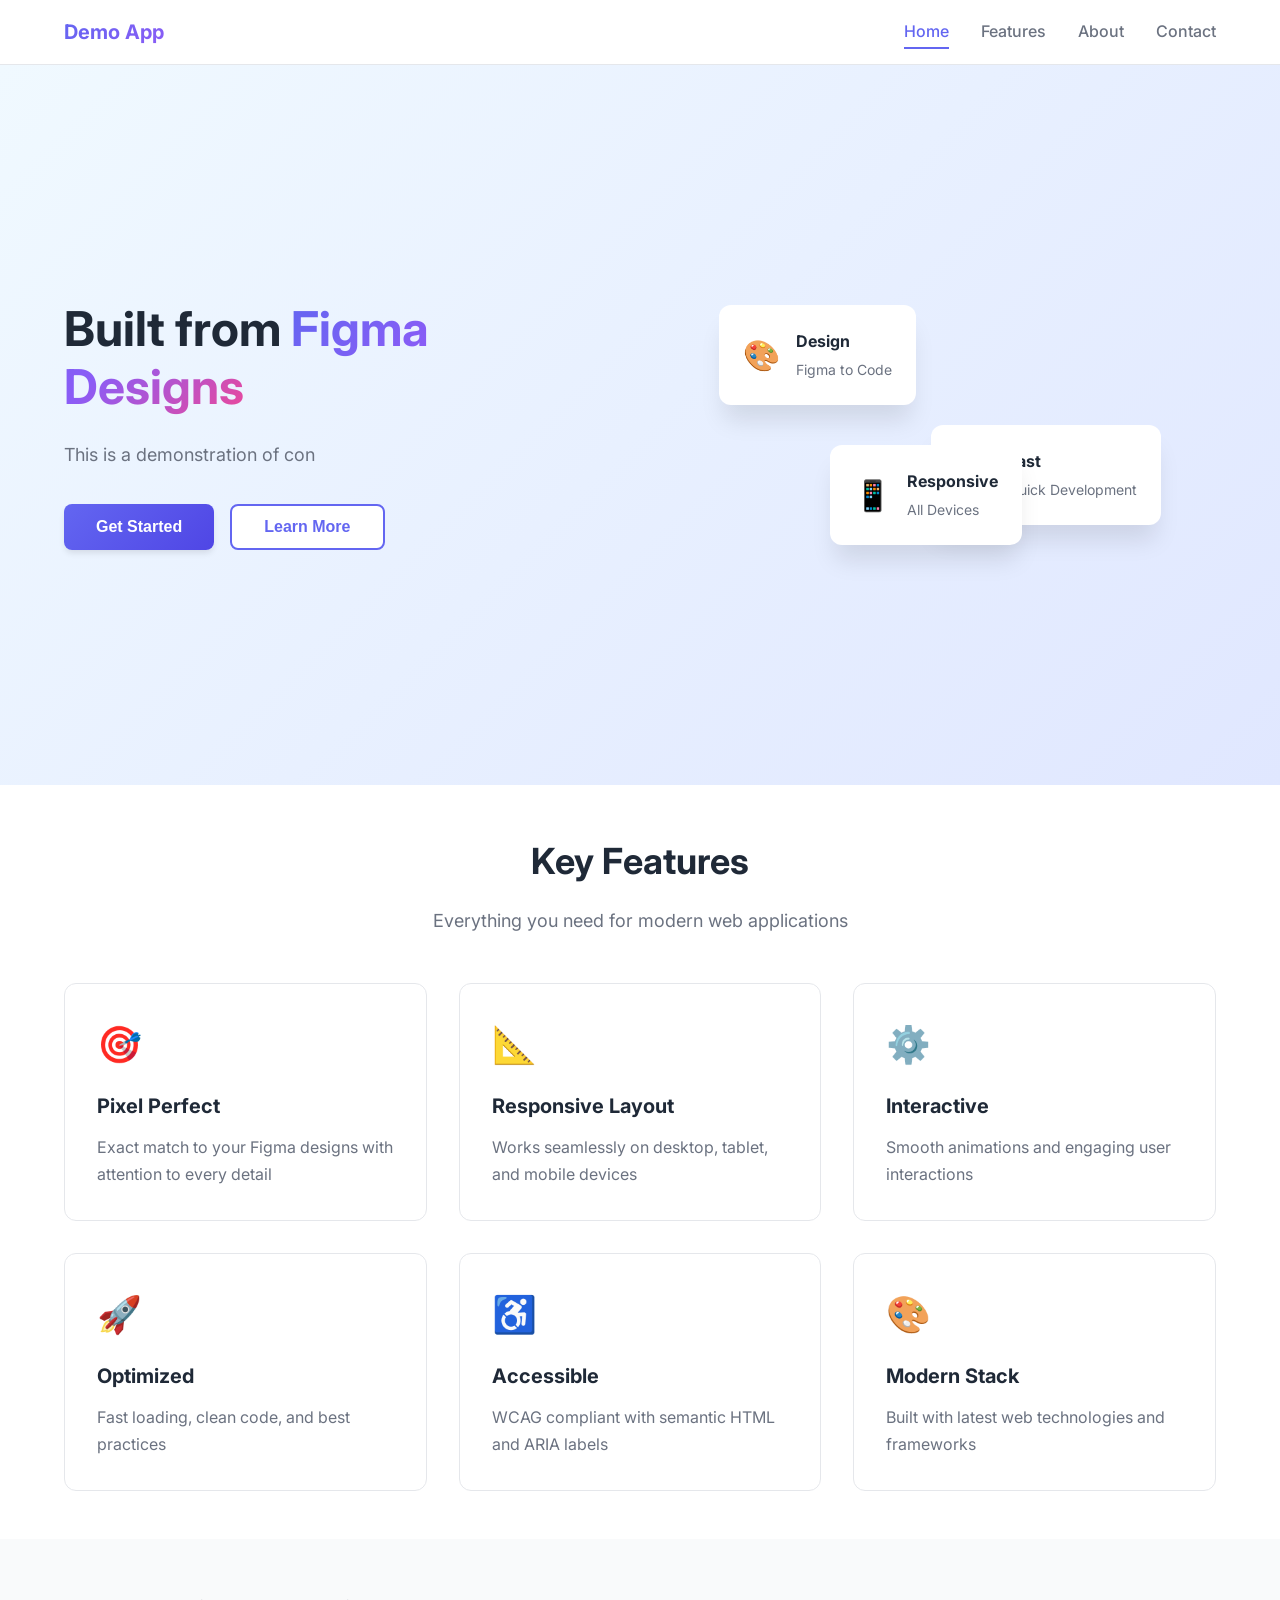
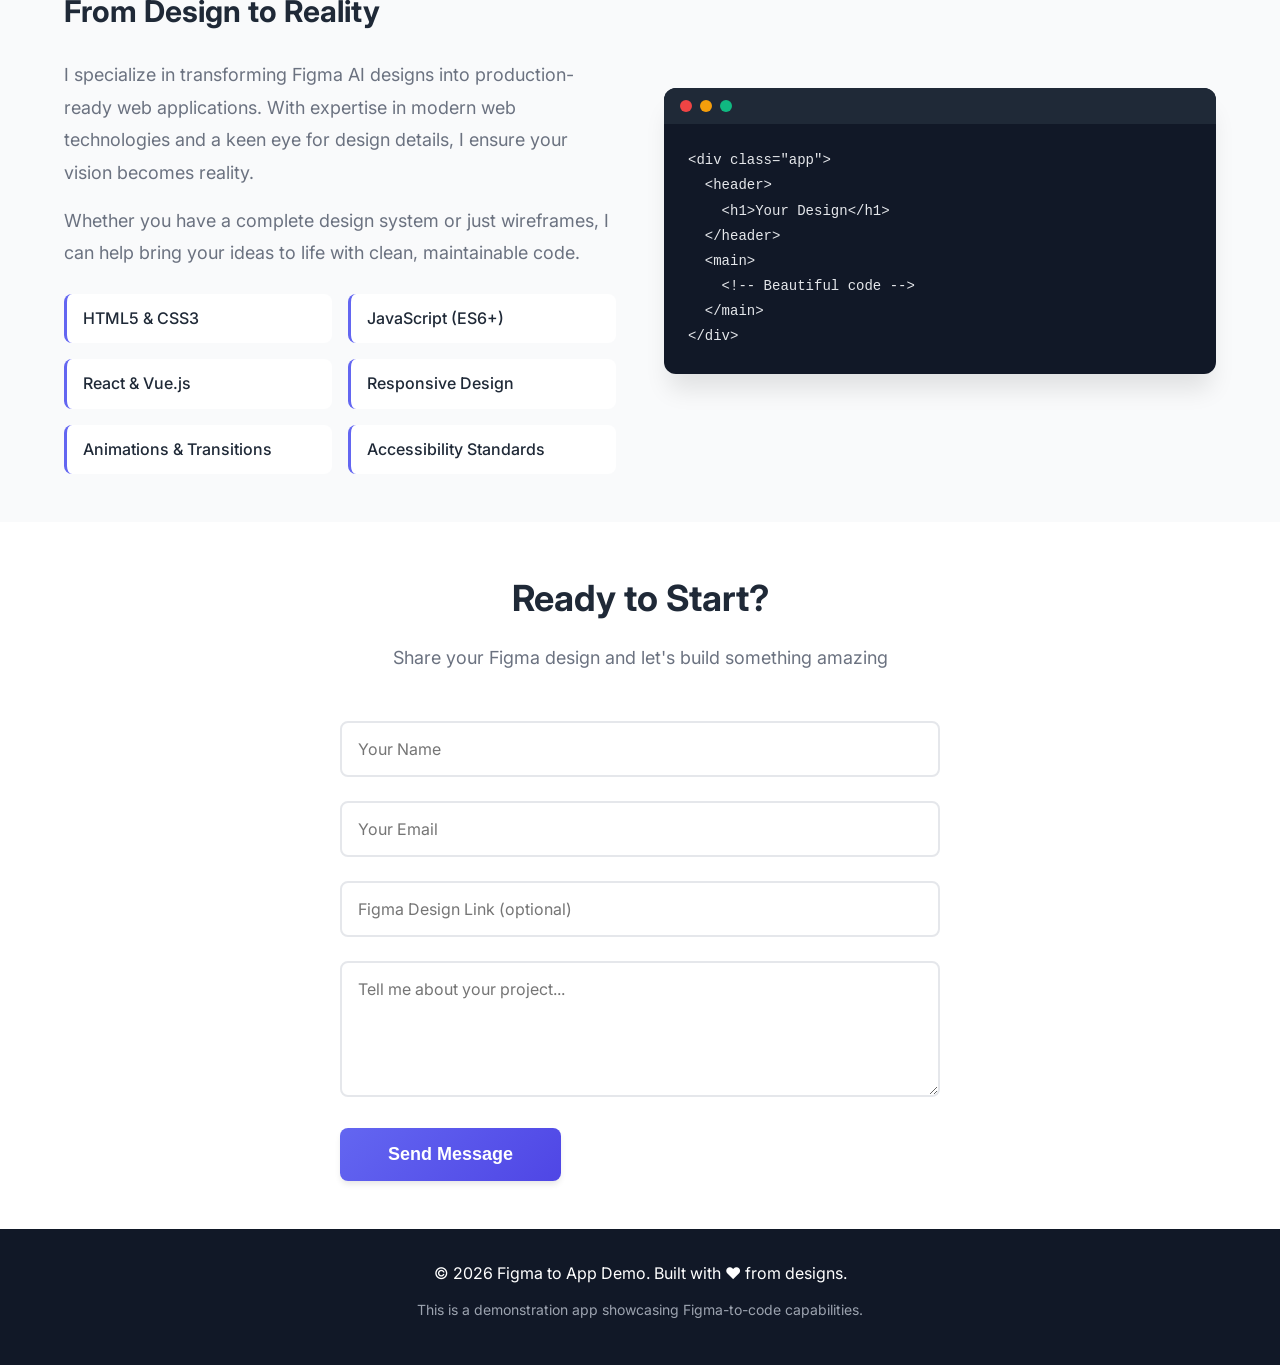
<file: app/index.html>
<!DOCTYPE html>
<html lang="en">
<head>
    <meta charset="UTF-8">
    <meta name="viewport" content="width=device-width, initial-scale=1.0">
    <title>Figma Design Demo App</title>
    <link rel="stylesheet" href="css/styles.css">
    <link rel="preconnect" href="https://fonts.googleapis.com">
    <link rel="preconnect" href="https://fonts.gstatic.com" crossorigin>
    <link href="https://fonts.googleapis.com/css2?family=Inter:wght@300;400;500;600;700&display=swap" rel="stylesheet">
</head>
<body>
    <!-- Navigation -->
    <nav class="navbar">
        <div class="container">
            <div class="nav-brand">
                <h2>Demo App</h2>
            </div>
            <ul class="nav-menu">
                <li><a href="#home" class="nav-link active">Home</a></li>
                <li><a href="#features" class="nav-link">Features</a></li>
                <li><a href="#about" class="nav-link">About</a></li>
                <li><a href="#contact" class="nav-link">Contact</a></li>
            </ul>
            <button class="mobile-menu-toggle" aria-label="Toggle menu">
                <span></span>
                <span></span>
                <span></span>
            </button>
        </div>
    </nav>

    <!-- Hero Section -->
    <section id="home" class="hero">
        <div class="container">
            <div class="hero-content">
                <h1 class="hero-title">
                    Built from <span class="gradient-text">Figma Designs</span>
                </h1>
                <p class="hero-subtitle">
                    This is a demonstration of converting Figma AI designs into fully functional, 
                    responsive web applications with modern technologies.
                </p>
                <div class="hero-buttons">
                    <button class="btn btn-primary">Get Started</button>
                    <button class="btn btn-secondary">Learn More</button>
                </div>
            </div>
            <div class="hero-image">
                <div class="floating-card card-1">
                    <div class="card-icon">🎨</div>
                    <div class="card-content">
                        <h4>Design</h4>
                        <p>Figma to Code</p>
                    </div>
                </div>
                <div class="floating-card card-2">
                    <div class="card-icon">⚡</div>
                    <div class="card-content">
                        <h4>Fast</h4>
                        <p>Quick Development</p>
                    </div>
                </div>
                <div class="floating-card card-3">
                    <div class="card-icon">📱</div>
                    <div class="card-content">
                        <h4>Responsive</h4>
                        <p>All Devices</p>
                    </div>
                </div>
            </div>
        </div>
    </section>

    <!-- Features Section -->
    <section id="features" class="features">
        <div class="container">
            <h2 class="section-title">Key Features</h2>
            <p class="section-subtitle">Everything you need for modern web applications</p>
            
            <div class="features-grid">
                <div class="feature-card">
                    <div class="feature-icon">🎯</div>
                    <h3>Pixel Perfect</h3>
                    <p>Exact match to your Figma designs with attention to every detail</p>
                </div>
                
                <div class="feature-card">
                    <div class="feature-icon">📐</div>
                    <h3>Responsive Layout</h3>
                    <p>Works seamlessly on desktop, tablet, and mobile devices</p>
                </div>
                
                <div class="feature-card">
                    <div class="feature-icon">⚙️</div>
                    <h3>Interactive</h3>
                    <p>Smooth animations and engaging user interactions</p>
                </div>
                
                <div class="feature-card">
                    <div class="feature-icon">🚀</div>
                    <h3>Optimized</h3>
                    <p>Fast loading, clean code, and best practices</p>
                </div>
                
                <div class="feature-card">
                    <div class="feature-icon">♿</div>
                    <h3>Accessible</h3>
                    <p>WCAG compliant with semantic HTML and ARIA labels</p>
                </div>
                
                <div class="feature-card">
                    <div class="feature-icon">🎨</div>
                    <h3>Modern Stack</h3>
                    <p>Built with latest web technologies and frameworks</p>
                </div>
            </div>
        </div>
    </section>

    <!-- About Section -->
    <section id="about" class="about">
        <div class="container">
            <div class="about-content">
                <div class="about-text">
                    <h2>From Design to Reality</h2>
                    <p>
                        I specialize in transforming Figma AI designs into production-ready 
                        web applications. With expertise in modern web technologies and a 
                        keen eye for design details, I ensure your vision becomes reality.
                    </p>
                    <p>
                        Whether you have a complete design system or just wireframes, 
                        I can help bring your ideas to life with clean, maintainable code.
                    </p>
                    <ul class="tech-list">
                        <li>HTML5 & CSS3</li>
                        <li>JavaScript (ES6+)</li>
                        <li>React & Vue.js</li>
                        <li>Responsive Design</li>
                        <li>Animations & Transitions</li>
                        <li>Accessibility Standards</li>
                    </ul>
                </div>
                <div class="about-image">
                    <div class="code-preview">
                        <div class="code-header">
                            <span class="dot red"></span>
                            <span class="dot yellow"></span>
                            <span class="dot green"></span>
                        </div>
                        <div class="code-content">
                            <pre><code>&lt;div class="app"&gt;
  &lt;header&gt;
    &lt;h1&gt;Your Design&lt;/h1&gt;
  &lt;/header&gt;
  &lt;main&gt;
    &lt;!-- Beautiful code --&gt;
  &lt;/main&gt;
&lt;/div&gt;</code></pre>
                        </div>
                    </div>
                </div>
            </div>
        </div>
    </section>

    <!-- Contact Section -->
    <section id="contact" class="contact">
        <div class="container">
            <h2 class="section-title">Ready to Start?</h2>
            <p class="section-subtitle">Share your Figma design and let's build something amazing</p>
            
            <form class="contact-form">
                <div class="form-group">
                    <input type="text" id="name" placeholder="Your Name" required>
                </div>
                <div class="form-group">
                    <input type="email" id="email" placeholder="Your Email" required>
                </div>
                <div class="form-group">
                    <input type="url" id="figma-link" placeholder="Figma Design Link (optional)">
                </div>
                <div class="form-group">
                    <textarea id="message" rows="5" placeholder="Tell me about your project..." required></textarea>
                </div>
                <button type="submit" class="btn btn-primary btn-large">Send Message</button>
            </form>
        </div>
    </section>

    <!-- Footer -->
    <footer class="footer">
        <div class="container">
            <p>&copy; 2026 Figma to App Demo. Built with ❤️ from designs.</p>
            <p class="footer-note">This is a demonstration app showcasing Figma-to-code capabilities.</p>
        </div>
    </footer>

    <script src="js/app.js"></script>
</body>
</html>
</file>
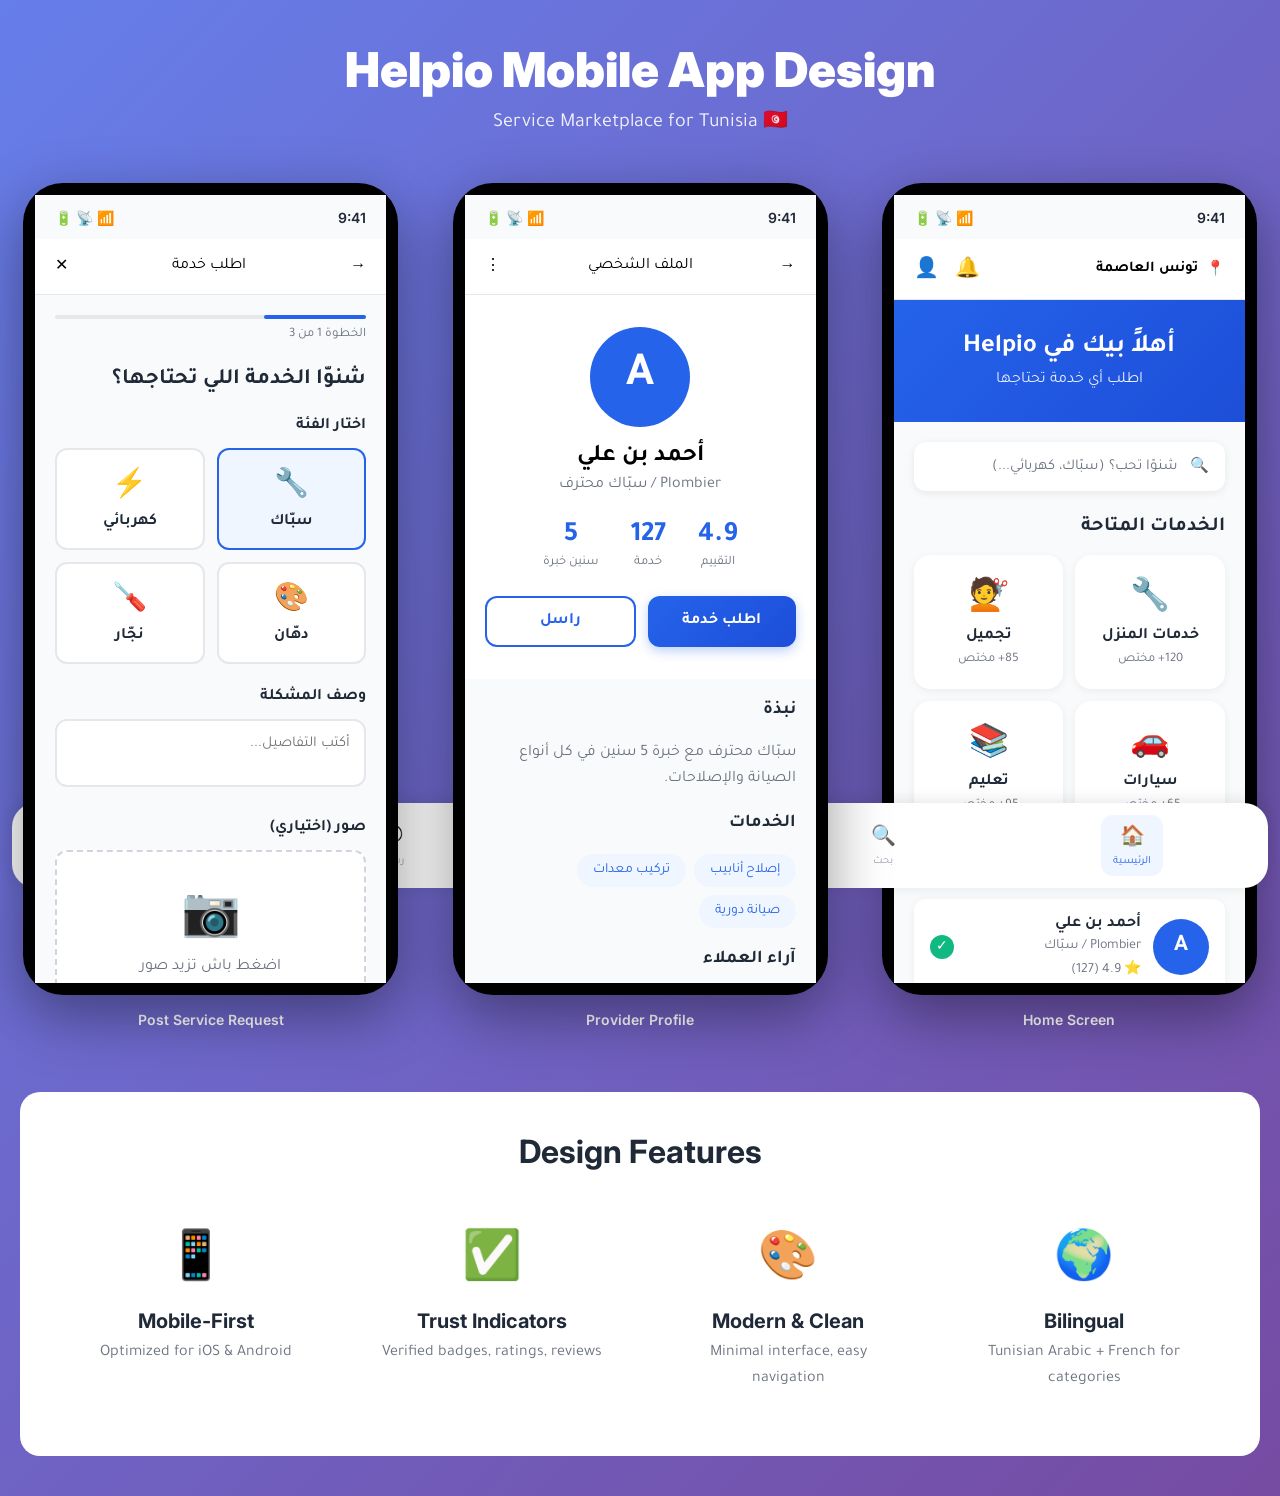
<file: helpio-mobile-app/design/mockups/index.html>
<!DOCTYPE html>
<html lang="ar" dir="rtl">
<head>
    <meta charset="UTF-8">
    <meta name="viewport" content="width=device-width, initial-scale=1.0">
    <title>Helpio - تطبيق الخدمات</title>
    <link rel="stylesheet" href="styles.css">
    <link rel="preconnect" href="https://fonts.googleapis.com">
    <link rel="preconnect" href="https://fonts.gstatic.com" crossorigin>
    <link href="https://fonts.googleapis.com/css2?family=Tajawal:wght@300;400;500;700;900&family=Inter:wght@400;500;600;700&display=swap" rel="stylesheet">
</head>
<body>
    <!-- Mobile Frame Container -->
    <div class="design-showcase">
        <h1 class="showcase-title">Helpio Mobile App Design</h1>
        <p class="showcase-subtitle">Service Marketplace for Tunisia 🇹🇳</p>
        
        <div class="phones-grid">
            <!-- Phone 1: Home Screen -->
            <div class="phone-container">
                <div class="phone-frame">
                    <div class="status-bar">
                        <span class="time">9:41</span>
                        <div class="status-icons">
                            <span>📶 📡 🔋</span>
                        </div>
                    </div>

                    <div class="screen">
                        <!-- Header -->
                        <div class="header">
                            <div class="location">
                                <span>📍</span>
                                <span>تونس العاصمة</span>
                            </div>
                            <div class="header-icons">
                                <span>🔔</span>
                                <span>👤</span>
                            </div>
                        </div>

                        <!-- Welcome -->
                        <div class="welcome-section">
                            <h1>أهلاً بيك في Helpio</h1>
                            <p>اطلب أي خدمة تحتاجها</p>
                        </div>

                        <!-- Search -->
                        <div class="search-bar">
                            <span>🔍</span>
                            <span>شنوّا تحب؟ (سبّاك، كهربائي...)</span>
                        </div>

                        <!-- Categories -->
                        <h2 class="section-title">الخدمات المتاحة</h2>
                        <div class="categories-grid">
                            <div class="category-card">
                                <div class="icon">🔧</div>
                                <div>خدمات المنزل</div>
                                <small>120+ مختص</small>
                            </div>
                            <div class="category-card">
                                <div class="icon">💇</div>
                                <div>تجميل</div>
                                <small>85+ مختص</small>
                            </div>
                            <div class="category-card">
                                <div class="icon">🚗</div>
                                <div>سيارات</div>
                                <small>65+ مختص</small>
                            </div>
                            <div class="category-card">
                                <div class="icon">📚</div>
                                <div>تعليم</div>
                                <small>95+ مختص</small>
                            </div>
                        </div>

                        <!-- Top Providers -->
                        <div class="section-header">
                            <h2>المختصين الأوائل</h2>
                            <a href="#">الكل ←</a>
                        </div>
                        <div class="provider-card">
                            <div class="provider-avatar">A</div>
                            <div class="provider-info">
                                <div>أحمد بن علي</div>
                                <div class="subtitle">Plombier / سبّاك</div>
                                <div>⭐ 4.9 (127)</div>
                            </div>
                            <div class="badge">✓</div>
                        </div>

                        <!-- Bottom Nav -->
                        <div class="bottom-nav">
                            <div class="nav-item active">
                                <div>🏠</div>
                                <div>الرئيسية</div>
                            </div>
                            <div class="nav-item">
                                <div>🔍</div>
                                <div>بحث</div>
                            </div>
                            <div class="nav-item post-btn">
                                <div>➕</div>
                            </div>
                            <div class="nav-item">
                                <div>💬</div>
                                <div>رسائل</div>
                            </div>
                            <div class="nav-item">
                                <div>👤</div>
                                <div>حسابي</div>
                            </div>
                        </div>
                    </div>
                </div>
                <p class="screen-label">Home Screen</p>
            </div>

            <!-- Phone 2: Provider Profile -->
            <div class="phone-container">
                <div class="phone-frame">
                    <div class="status-bar">
                        <span class="time">9:41</span>
                        <div class="status-icons">
                            <span>📶 📡 🔋</span>
                        </div>
                    </div>

                    <div class="screen">
                        <div class="header">
                            <span>→</span>
                            <span>الملف الشخصي</span>
                            <span>⋮</span>
                        </div>

                        <div class="provider-profile">
                            <div class="profile-avatar">A</div>
                            <h2>أحمد بن علي</h2>
                            <p>Plombier / سبّاك محترف</p>
                            <div class="stats">
                                <div>
                                    <div>4.9</div>
                                    <small>التقييم</small>
                                </div>
                                <div>
                                    <div>127</div>
                                    <small>خدمة</small>
                                </div>
                                <div>
                                    <div>5</div>
                                    <small>سنين خبرة</small>
                                </div>
                            </div>
                            <div class="action-btns">
                                <button class="btn-primary">اطلب خدمة</button>
                                <button class="btn-secondary">راسل</button>
                            </div>
                        </div>

                        <h3>نبذة</h3>
                        <p class="about-text">
                            سبّاك محترف مع خبرة 5 سنين في كل أنواع الصيانة والإصلاحات.
                        </p>

                        <h3>الخدمات</h3>
                        <div class="tags">
                            <span>إصلاح أنابيب</span>
                            <span>تركيب معدات</span>
                            <span>صيانة دورية</span>
                        </div>

                        <h3>آراء العملاء</h3>
                        <div class="review">
                            <div class="review-header">
                                <div class="review-avatar">S</div>
                                <div>
                                    <div>سارة م.</div>
                                    <div>⭐⭐⭐⭐⭐</div>
                                </div>
                                <small>قبل يومين</small>
                            </div>
                            <p>خدمة ممتازة وسريعة!</p>
                        </div>
                    </div>
                </div>
                <p class="screen-label">Provider Profile</p>
            </div>

            <!-- Phone 3: Post Request -->
            <div class="phone-container">
                <div class="phone-frame">
                    <div class="status-bar">
                        <span class="time">9:41</span>
                        <div class="status-icons">
                            <span>📶 📡 🔋</span>
                        </div>
                    </div>

                    <div class="screen">
                        <div class="header">
                            <span>→</span>
                            <span>اطلب خدمة</span>
                            <span>✕</span>
                        </div>

                        <div class="form-container">
                            <div class="progress-bar">
                                <div class="progress"></div>
                            </div>
                            <p class="step">الخطوة 1 من 3</p>

                            <h2>شنوّا الخدمة اللي تحتاجها؟</h2>

                            <label>اختار الفئة</label>
                            <div class="category-select">
                                <div class="select-card active">
                                    <div>🔧</div>
                                    <div>سبّاك</div>
                                </div>
                                <div class="select-card">
                                    <div>⚡</div>
                                    <div>كهربائي</div>
                                </div>
                                <div class="select-card">
                                    <div>🎨</div>
                                    <div>دهّان</div>
                                </div>
                                <div class="select-card">
                                    <div>🪛</div>
                                    <div>نجّار</div>
                                </div>
                            </div>

                            <label>وصف المشكلة</label>
                            <textarea placeholder="أكتب التفاصيل..."></textarea>

                            <label>صور (اختياري)</label>
                            <div class="upload-box">
                                <div>📷</div>
                                <div>اضغط باش تزيد صور</div>
                            </div>

                            <label>الميزانية المتوقعة</label>
                            <div class="budget-input">
                                <input type="number" placeholder="0">
                                <span>دينار</span>
                            </div>

                            <button class="btn-primary full-width">التالي ←</button>
                        </div>
                    </div>
                </div>
                <p class="screen-label">Post Service Request</p>
            </div>
        </div>

        <!-- Design Features -->
        <div class="features-section">
            <h2>Design Features</h2>
            <div class="feature-grid">
                <div class="feature">
                    <div class="feature-icon">🌍</div>
                    <h3>Bilingual</h3>
                    <p>Tunisian Arabic + French for categories</p>
                </div>
                <div class="feature">
                    <div class="feature-icon">🎨</div>
                    <h3>Modern & Clean</h3>
                    <p>Minimal interface, easy navigation</p>
                </div>
                <div class="feature">
                    <div class="feature-icon">✅</div>
                    <h3>Trust Indicators</h3>
                    <p>Verified badges, ratings, reviews</p>
                </div>
                <div class="feature">
                    <div class="feature-icon">📱</div>
                    <h3>Mobile-First</h3>
                    <p>Optimized for iOS & Android</p>
                </div>
            </div>
        </div>
    </div>

    <script>
        console.log('Helpio Mobile App Design loaded!');
    </script>
</body>
</html>
</file>
<file: app/css/styles.css>
/* Reset and Base Styles */
* {
    margin: 0;
    padding: 0;
    box-sizing: border-box;
}

:root {
    /* Color Palette */
    --primary-color: #6366f1;
    --primary-dark: #4f46e5;
    --primary-light: #818cf8;
    --secondary-color: #8b5cf6;
    --accent-color: #ec4899;
    
    --text-primary: #1f2937;
    --text-secondary: #6b7280;
    --text-light: #9ca3af;
    
    --bg-primary: #ffffff;
    --bg-secondary: #f9fafb;
    --bg-dark: #111827;
    
    --border-color: #e5e7eb;
    --shadow-sm: 0 1px 2px 0 rgba(0, 0, 0, 0.05);
    --shadow-md: 0 4px 6px -1px rgba(0, 0, 0, 0.1);
    --shadow-lg: 0 10px 15px -3px rgba(0, 0, 0, 0.1);
    --shadow-xl: 0 20px 25px -5px rgba(0, 0, 0, 0.1);
    
    /* Typography */
    --font-primary: 'Inter', -apple-system, BlinkMacSystemFont, 'Segoe UI', sans-serif;
    --font-size-xs: 0.75rem;
    --font-size-sm: 0.875rem;
    --font-size-base: 1rem;
    --font-size-lg: 1.125rem;
    --font-size-xl: 1.25rem;
    --font-size-2xl: 1.5rem;
    --font-size-3xl: 1.875rem;
    --font-size-4xl: 2.25rem;
    --font-size-5xl: 3rem;
    
    /* Spacing */
    --spacing-xs: 0.5rem;
    --spacing-sm: 0.75rem;
    --spacing-md: 1rem;
    --spacing-lg: 1.5rem;
    --spacing-xl: 2rem;
    --spacing-2xl: 3rem;
    
    /* Border Radius */
    --radius-sm: 0.375rem;
    --radius-md: 0.5rem;
    --radius-lg: 0.75rem;
    --radius-xl: 1rem;
    
    /* Transitions */
    --transition-fast: 150ms ease-in-out;
    --transition-base: 300ms ease-in-out;
    --transition-slow: 500ms ease-in-out;
}

body {
    font-family: var(--font-primary);
    color: var(--text-primary);
    background-color: var(--bg-primary);
    line-height: 1.6;
    overflow-x: hidden;
}

.container {
    max-width: 1200px;
    margin: 0 auto;
    padding: 0 var(--spacing-lg);
}

/* Navigation */
.navbar {
    background-color: var(--bg-primary);
    border-bottom: 1px solid var(--border-color);
    padding: var(--spacing-md) 0;
    position: sticky;
    top: 0;
    z-index: 1000;
    backdrop-filter: blur(10px);
    background-color: rgba(255, 255, 255, 0.8);
}

.navbar .container {
    display: flex;
    justify-content: space-between;
    align-items: center;
}

.nav-brand h2 {
    background: linear-gradient(135deg, var(--primary-color), var(--secondary-color));
    -webkit-background-clip: text;
    -webkit-text-fill-color: transparent;
    background-clip: text;
    font-size: var(--font-size-xl);
}

.nav-menu {
    display: flex;
    list-style: none;
    gap: var(--spacing-xl);
}

.nav-link {
    text-decoration: none;
    color: var(--text-secondary);
    font-weight: 500;
    transition: color var(--transition-fast);
    position: relative;
}

.nav-link:hover,
.nav-link.active {
    color: var(--primary-color);
}

.nav-link.active::after {
    content: '';
    position: absolute;
    bottom: -8px;
    left: 0;
    width: 100%;
    height: 2px;
    background: var(--primary-color);
}

.mobile-menu-toggle {
    display: none;
    flex-direction: column;
    gap: 4px;
    background: none;
    border: none;
    cursor: pointer;
}

.mobile-menu-toggle span {
    width: 24px;
    height: 2px;
    background-color: var(--text-primary);
    transition: var(--transition-base);
}

/* Hero Section */
.hero {
    padding: var(--spacing-2xl) 0;
    background: linear-gradient(135deg, #f0f9ff 0%, #e0e7ff 100%);
    min-height: 80vh;
    display: flex;
    align-items: center;
}

.hero .container {
    display: grid;
    grid-template-columns: 1fr 1fr;
    gap: var(--spacing-2xl);
    align-items: center;
}

.hero-content {
    animation: fadeInUp 0.8s ease-out;
}

.hero-title {
    font-size: var(--font-size-5xl);
    font-weight: 700;
    line-height: 1.2;
    margin-bottom: var(--spacing-lg);
}

.gradient-text {
    background: linear-gradient(135deg, var(--primary-color), var(--secondary-color), var(--accent-color));
    -webkit-background-clip: text;
    -webkit-text-fill-color: transparent;
    background-clip: text;
}

.hero-subtitle {
    font-size: var(--font-size-lg);
    color: var(--text-secondary);
    margin-bottom: var(--spacing-xl);
    line-height: 1.8;
}

.hero-buttons {
    display: flex;
    gap: var(--spacing-md);
}

.hero-image {
    position: relative;
    height: 400px;
    animation: fadeInRight 0.8s ease-out;
}

.floating-card {
    position: absolute;
    background: white;
    padding: var(--spacing-lg);
    border-radius: var(--radius-lg);
    box-shadow: var(--shadow-xl);
    display: flex;
    align-items: center;
    gap: var(--spacing-md);
    animation: float 3s ease-in-out infinite;
}

.floating-card.card-1 {
    top: 20%;
    left: 10%;
    animation-delay: 0s;
}

.floating-card.card-2 {
    top: 50%;
    right: 10%;
    animation-delay: 0.5s;
}

.floating-card.card-3 {
    bottom: 20%;
    left: 30%;
    animation-delay: 1s;
}

.card-icon {
    font-size: var(--font-size-3xl);
}

.card-content h4 {
    font-size: var(--font-size-base);
    margin-bottom: 0.25rem;
}

.card-content p {
    font-size: var(--font-size-sm);
    color: var(--text-secondary);
}

/* Buttons */
.btn {
    padding: var(--spacing-sm) var(--spacing-xl);
    border: none;
    border-radius: var(--radius-md);
    font-weight: 600;
    font-size: var(--font-size-base);
    cursor: pointer;
    transition: all var(--transition-base);
    display: inline-block;
    text-decoration: none;
}

.btn-primary {
    background: linear-gradient(135deg, var(--primary-color), var(--primary-dark));
    color: white;
    box-shadow: var(--shadow-md);
}

.btn-primary:hover {
    transform: translateY(-2px);
    box-shadow: var(--shadow-lg);
}

.btn-secondary {
    background: white;
    color: var(--primary-color);
    border: 2px solid var(--primary-color);
}

.btn-secondary:hover {
    background: var(--primary-color);
    color: white;
}

.btn-large {
    padding: var(--spacing-md) var(--spacing-2xl);
    font-size: var(--font-size-lg);
}

/* Features Section */
.features {
    padding: var(--spacing-2xl) 0;
    background: var(--bg-primary);
}

.section-title {
    font-size: var(--font-size-4xl);
    text-align: center;
    margin-bottom: var(--spacing-md);
    font-weight: 700;
}

.section-subtitle {
    text-align: center;
    color: var(--text-secondary);
    font-size: var(--font-size-lg);
    margin-bottom: var(--spacing-2xl);
}

.features-grid {
    display: grid;
    grid-template-columns: repeat(auto-fit, minmax(300px, 1fr));
    gap: var(--spacing-xl);
}

.feature-card {
    padding: var(--spacing-xl);
    background: white;
    border-radius: var(--radius-lg);
    border: 1px solid var(--border-color);
    transition: all var(--transition-base);
    cursor: pointer;
}

.feature-card:hover {
    transform: translateY(-5px);
    box-shadow: var(--shadow-lg);
    border-color: var(--primary-light);
}

.feature-icon {
    font-size: var(--font-size-4xl);
    margin-bottom: var(--spacing-md);
}

.feature-card h3 {
    font-size: var(--font-size-xl);
    margin-bottom: var(--spacing-sm);
    color: var(--text-primary);
}

.feature-card p {
    color: var(--text-secondary);
    line-height: 1.7;
}

/* About Section */
.about {
    padding: var(--spacing-2xl) 0;
    background: var(--bg-secondary);
}

.about-content {
    display: grid;
    grid-template-columns: 1fr 1fr;
    gap: var(--spacing-2xl);
    align-items: center;
}

.about-text h2 {
    font-size: var(--font-size-3xl);
    margin-bottom: var(--spacing-lg);
    font-weight: 700;
}

.about-text p {
    color: var(--text-secondary);
    margin-bottom: var(--spacing-md);
    line-height: 1.8;
    font-size: var(--font-size-lg);
}

.tech-list {
    list-style: none;
    display: grid;
    grid-template-columns: repeat(2, 1fr);
    gap: var(--spacing-md);
    margin-top: var(--spacing-lg);
}

.tech-list li {
    padding: var(--spacing-sm) var(--spacing-md);
    background: white;
    border-radius: var(--radius-md);
    border-left: 3px solid var(--primary-color);
    font-weight: 500;
}

.code-preview {
    background: var(--bg-dark);
    border-radius: var(--radius-lg);
    overflow: hidden;
    box-shadow: var(--shadow-xl);
}

.code-header {
    background: #1f2937;
    padding: var(--spacing-sm) var(--spacing-md);
    display: flex;
    gap: var(--spacing-xs);
}

.dot {
    width: 12px;
    height: 12px;
    border-radius: 50%;
}

.dot.red { background: #ef4444; }
.dot.yellow { background: #f59e0b; }
.dot.green { background: #10b981; }

.code-content {
    padding: var(--spacing-lg);
}

.code-content pre {
    margin: 0;
}

.code-content code {
    color: #e5e7eb;
    font-family: 'Monaco', 'Menlo', monospace;
    font-size: var(--font-size-sm);
    line-height: 1.8;
}

/* Contact Section */
.contact {
    padding: var(--spacing-2xl) 0;
    background: white;
}

.contact-form {
    max-width: 600px;
    margin: 0 auto;
}

.form-group {
    margin-bottom: var(--spacing-lg);
}

.form-group input,
.form-group textarea {
    width: 100%;
    padding: var(--spacing-md);
    border: 2px solid var(--border-color);
    border-radius: var(--radius-md);
    font-family: var(--font-primary);
    font-size: var(--font-size-base);
    transition: border-color var(--transition-fast);
}

.form-group input:focus,
.form-group textarea:focus {
    outline: none;
    border-color: var(--primary-color);
}

.form-group textarea {
    resize: vertical;
}

/* Footer */
.footer {
    background: var(--bg-dark);
    color: white;
    padding: var(--spacing-xl) 0;
    text-align: center;
}

.footer p {
    margin-bottom: var(--spacing-sm);
}

.footer-note {
    color: var(--text-light);
    font-size: var(--font-size-sm);
}

/* Animations */
@keyframes fadeInUp {
    from {
        opacity: 0;
        transform: translateY(30px);
    }
    to {
        opacity: 1;
        transform: translateY(0);
    }
}

@keyframes fadeInRight {
    from {
        opacity: 0;
        transform: translateX(30px);
    }
    to {
        opacity: 1;
        transform: translateX(0);
    }
}

@keyframes float {
    0%, 100% {
        transform: translateY(0);
    }
    50% {
        transform: translateY(-20px);
    }
}

/* Responsive Design */
@media (max-width: 968px) {
    .hero .container,
    .about-content {
        grid-template-columns: 1fr;
    }
    
    .hero-image {
        height: 300px;
    }
    
    .nav-menu {
        display: none;
    }
    
    .mobile-menu-toggle {
        display: flex;
    }
    
    .hero-title {
        font-size: var(--font-size-4xl);
    }
    
    .features-grid {
        grid-template-columns: 1fr;
    }
    
    .tech-list {
        grid-template-columns: 1fr;
    }
}

@media (max-width: 640px) {
    .hero-title {
        font-size: var(--font-size-3xl);
    }
    
    .hero-buttons {
        flex-direction: column;
    }
    
    .btn {
        width: 100%;
        text-align: center;
    }
    
    .section-title {
        font-size: var(--font-size-2xl);
    }
}
</file>
<file: helpio-mobile-app/design/mockups/styles.css>
/* Global Styles */
* {
    margin: 0;
    padding: 0;
    box-sizing: border-box;
}

body {
    font-family: 'Tajawal', -apple-system, BlinkMacSystemFont, sans-serif;
    background: linear-gradient(135deg, #667eea 0%, #764ba2 100%);
    padding: 40px 20px;
    min-height: 100vh;
}

/* Design Showcase */
.design-showcase {
    max-width: 1400px;
    margin: 0 auto;
}

.showcase-title {
    font-family: 'Inter', sans-serif;
    color: white;
    text-align: center;
    font-size: 3rem;
    margin-bottom: 0.5rem;
    font-weight: 900;
}

.showcase-subtitle {
    color: rgba(255, 255, 255, 0.9);
    text-align: center;
    font-size: 1.25rem;
    margin-bottom: 3rem;
}

/* Phones Grid */
.phones-grid {
    display: grid;
    grid-template-columns: repeat(auto-fit, minmax(320px, 1fr));
    gap: 3rem;
    margin-bottom: 4rem;
}

/* Phone Container */
.phone-container {
    display: flex;
    flex-direction: column;
    align-items: center;
}

.phone-frame {
    width: 375px;
    height: 812px;
    background: #000;
    border-radius: 40px;
    padding: 12px;
    box-shadow: 0 20px 60px rgba(0, 0, 0, 0.4);
    position: relative;
    overflow: hidden;
}

/* Status Bar */
.status-bar {
    height: 44px;
    display: flex;
    justify-content: space-between;
    align-items: center;
    padding: 0 20px;
    color: #1f2937;
    font-size: 14px;
    background: #f9fafb;
    font-family: 'Inter', sans-serif;
}

.time {
    font-weight: 600;
}

/* Screen */
.screen {
    background: #f9fafb;
    height: calc(100% - 44px);
    overflow-y: auto;
    position: relative;
    padding-bottom: 80px;
}

/* Header */
.header {
    background: white;
    padding: 16px 20px;
    display: flex;
    justify-content: space-between;
    align-items: center;
    border-bottom: 1px solid #e5e7eb;
    position: sticky;
    top: 0;
    z-index: 10;
}

.location {
    display: flex;
    align-items: center;
    gap: 8px;
    font-size: 15px;
    font-weight: 600;
}

.header-icons {
    display: flex;
    gap: 16px;
    font-size: 20px;
}

/* Welcome Section */
.welcome-section {
    background: linear-gradient(135deg, #2563eb, #1d4ed8);
    padding: 32px 20px;
    color: white;
    text-align: center;
}

.welcome-section h1 {
    font-size: 26px;
    font-weight: 700;
    margin-bottom: 8px;
}

.welcome-section p {
    font-size: 16px;
    opacity: 0.9;
}

/* Search Bar */
.search-bar {
    margin: 20px;
    background: white;
    padding: 14px 16px;
    border-radius: 12px;
    display: flex;
    align-items: center;
    gap: 12px;
    box-shadow: 0 2px 8px rgba(0, 0, 0, 0.08);
    font-size: 15px;
    color: #6b7280;
}

/* Section */
.section-title {
    font-size: 20px;
    font-weight: 700;
    margin: 24px 20px 16px;
    color: #1f2937;
}

.section-header {
    display: flex;
    justify-content: space-between;
    align-items: center;
    margin: 24px 20px 16px;
}

.section-header h2 {
    font-size: 20px;
    font-weight: 700;
    color: #1f2937;
}

.section-header a {
    color: #2563eb;
    text-decoration: none;
    font-size: 14px;
    font-weight: 600;
}

/* Categories Grid */
.categories-grid {
    display: grid;
    grid-template-columns: repeat(2, 1fr);
    gap: 12px;
    padding: 0 20px;
}

.category-card {
    background: white;
    padding: 20px;
    border-radius: 16px;
    text-align: center;
    box-shadow: 0 2px 8px rgba(0, 0, 0, 0.06);
    transition: transform 0.2s;
}

.category-card:active {
    transform: scale(0.98);
}

.category-card .icon {
    font-size: 32px;
    margin-bottom: 8px;
}

.category-card > div:nth-child(2) {
    font-weight: 600;
    color: #1f2937;
    margin-bottom: 4px;
}

.category-card small {
    color: #6b7280;
    font-size: 13px;
}

/* Provider Card */
.provider-card {
    background: white;
    margin: 0 20px 12px;
    padding: 16px;
    border-radius: 12px;
    display: flex;
    align-items: center;
    gap: 12px;
    box-shadow: 0 2px 8px rgba(0, 0, 0, 0.06);
}

.provider-avatar,
.review-avatar {
    width: 56px;
    height: 56px;
    border-radius: 50%;
    background: #2563eb;
    color: white;
    display: flex;
    align-items: center;
    justify-content: center;
    font-size: 24px;
    font-weight: 700;
    flex-shrink: 0;
}

.profile-avatar {
    width: 100px;
    height: 100px;
    border-radius: 50%;
    background: #2563eb;
    color: white;
    display: flex;
    align-items: center;
    justify-content: center;
    font-size: 48px;
    font-weight: 700;
    margin: 0 auto 16px;
}

.provider-info {
    flex: 1;
}

.provider-info > div:first-child {
    font-weight: 600;
    color: #1f2937;
    margin-bottom: 4px;
}

.subtitle {
    color: #6b7280;
    font-size: 14px;
    margin-bottom: 4px;
}

.provider-info > div:last-child {
    font-size: 14px;
    color: #6b7280;
}

.badge {
    background: #10b981;
    color: white;
    width: 24px;
    height: 24px;
    border-radius: 50%;
    display: flex;
    align-items: center;
    justify-content: center;
    font-size: 14px;
}

/* Bottom Navigation */
.bottom-nav {
    position: fixed;
    bottom: 12px;
    left: 12px;
    right: 12px;
    background: white;
    border-radius: 24px;
    padding: 12px 8px;
    display: flex;
    justify-content: space-around;
    box-shadow: 0 -2px 16px rgba(0, 0, 0, 0.1);
}

.nav-item {
    display: flex;
    flex-direction: column;
    align-items: center;
    gap: 4px;
    font-size: 11px;
    color: #9ca3af;
    padding: 8px 12px;
    border-radius: 12px;
    transition: all 0.2s;
}

.nav-item.active {
    color: #2563eb;
    background: #eff6ff;
}

.nav-item > div:first-child {
    font-size: 20px;
}

.post-btn {
    background: linear-gradient(135deg, #2563eb, #1d4ed8);
    color: white;
    width: 56px;
    height: 56px;
    border-radius: 50%;
    display: flex;
    align-items: center;
    justify-content: center;
    margin-top: -20px;
    box-shadow: 0 4px 12px rgba(37, 99, 235, 0.4);
}

.post-btn > div:first-child {
    font-size: 24px;
}

.post-btn > div:last-child {
    display: none;
}

/* Provider Profile Screen */
.provider-profile {
    background: white;
    padding: 32px 20px;
    text-align: center;
    margin-bottom: 16px;
}

.provider-profile h2 {
    font-size: 24px;
    font-weight: 700;
    margin-bottom: 4px;
}

.provider-profile > p {
    color: #6b7280;
    margin-bottom: 24px;
}

.stats {
    display: flex;
    justify-content: center;
    gap: 32px;
    margin-bottom: 24px;
}

.stats > div {
    text-align: center;
}

.stats > div > div:first-child {
    font-size: 28px;
    font-weight: 700;
    color: #2563eb;
}

.stats small {
    color: #6b7280;
    font-size: 13px;
}

.action-btns {
    display: flex;
    gap: 12px;
}

.btn-primary,
.btn-secondary {
    flex: 1;
    padding: 14px 24px;
    border-radius: 12px;
    border: none;
    font-size: 16px;
    font-weight: 600;
    font-family: 'Tajawal', sans-serif;
}

.btn-primary {
    background: linear-gradient(135deg, #2563eb, #1d4ed8);
    color: white;
    box-shadow: 0 4px 12px rgba(37, 99, 235, 0.3);
}

.btn-secondary {
    background: white;
    color: #2563eb;
    border: 2px solid #2563eb;
}

.screen h3 {
    font-size: 18px;
    font-weight: 700;
    margin: 20px;
    color: #1f2937;
}

.about-text {
    padding: 0 20px;
    color: #6b7280;
    line-height: 1.6;
    margin-bottom: 16px;
}

.tags {
    display: flex;
    flex-wrap: wrap;
    gap: 8px;
    padding: 0 20px;
    margin-bottom: 16px;
}

.tags span {
    background: #eff6ff;
    color: #2563eb;
    padding: 8px 16px;
    border-radius: 20px;
    font-size: 14px;
}

/* Review */
.review {
    background: white;
    margin: 0 20px;
    padding: 16px;
    border-radius: 12px;
    box-shadow: 0 2px 8px rgba(0, 0, 0, 0.06);
}

.review-header {
    display: flex;
    align-items: center;
    gap: 12px;
    margin-bottom: 12px;
}

.review-avatar {
    width: 40px;
    height: 40px;
    font-size: 18px;
}

.review-header > div {
    flex: 1;
}

.review-header > div > div:first-child {
    font-weight: 600;
    color: #1f2937;
    margin-bottom: 2px;
}

.review-header small {
    color: #9ca3af;
    font-size: 12px;
}

.review p {
    color: #6b7280;
    line-height: 1.5;
}

/* Form Container */
.form-container {
    padding: 20px;
}

.progress-bar {
    background: #e5e7eb;
    height: 4px;
    border-radius: 2px;
    margin-bottom: 8px;
}

.progress {
    background: #2563eb;
    height: 100%;
    width: 33%;
    border-radius: 2px;
}

.step {
    color: #6b7280;
    font-size: 13px;
    margin-bottom: 24px;
}

.form-container h2 {
    font-size: 22px;
    font-weight: 700;
    margin-bottom: 24px;
    color: #1f2937;
}

.form-container label {
    display: block;
    font-weight: 600;
    color: #1f2937;
    margin-bottom: 12px;
}

.category-select {
    display: grid;
    grid-template-columns: repeat(2, 1fr);
    gap: 12px;
    margin-bottom: 24px;
}

.select-card {
    background: white;
    border: 2px solid #e5e7eb;
    padding: 16px;
    border-radius: 12px;
    text-align: center;
    transition: all 0.2s;
}

.select-card.active {
    border-color: #2563eb;
    background: #eff6ff;
}

.select-card > div:first-child {
    font-size: 28px;
    margin-bottom: 8px;
}

.select-card > div:last-child {
    font-weight: 600;
    color: #1f2937;
}

.form-container textarea {
    width: 100%;
    background: white;
    border: 2px solid #e5e7eb;
    border-radius: 12px;
    padding: 14px;
    font-family: 'Tajawal', sans-serif;
    font-size: 15px;
    resize: none;
    margin-bottom: 24px;
}

.upload-box {
    background: white;
    border: 2px dashed #d1d5db;
    border-radius: 12px;
    padding: 32px;
    text-align: center;
    color: #6b7280;
    margin-bottom: 24px;
}

.upload-box > div:first-child {
    font-size: 48px;
    margin-bottom: 8px;
}

.budget-input {
    display: flex;
    align-items: center;
    background: white;
    border: 2px solid #e5e7eb;
    border-radius: 12px;
    overflow: hidden;
    margin-bottom: 32px;
}

.budget-input input {
    flex: 1;
    border: none;
    padding: 14px;
    font-size: 16px;
    font-family: 'Tajawal', sans-serif;
}

.budget-input span {
    padding: 14px 16px;
    background: #f3f4f6;
    font-weight: 600;
    color: #6b7280;
}

.full-width {
    width: 100%;
}

/* Screen Label */
.screen-label {
    font-family: 'Inter', sans-serif;
    color: white;
    text-align: center;
    margin-top: 16px;
    font-size: 14px;
    font-weight: 600;
}

/* Features Section */
.features-section {
    background: white;
    border-radius: 20px;
    padding: 40px;
    margin-top: 40px;
}

.features-section h2 {
    font-family: 'Inter', sans-serif;
    font-size: 32px;
    font-weight: 700;
    text-align: center;
    margin-bottom: 32px;
    color: #1f2937;
}

.feature-grid {
    display: grid;
    grid-template-columns: repeat(auto-fit, minmax(250px, 1fr));
    gap: 24px;
}

.feature {
    text-align: center;
    padding: 24px;
}

.feature-icon {
    font-size: 48px;
    margin-bottom: 16px;
}

.feature h3 {
    font-family: 'Inter', sans-serif;
    font-size: 20px;
    font-weight: 700;
    margin-bottom: 8px;
    color: #1f2937;
}

.feature p {
    color: #6b7280;
    line-height: 1.6;
}

/* Responsive */
@media (max-width: 768px) {
    .showcase-title {
        font-size: 2rem;
    }
    
    .phone-frame {
        transform: scale(0.85);
    }
    
    .phones-grid {
        grid-template-columns: 1fr;
    }
}
</file>
